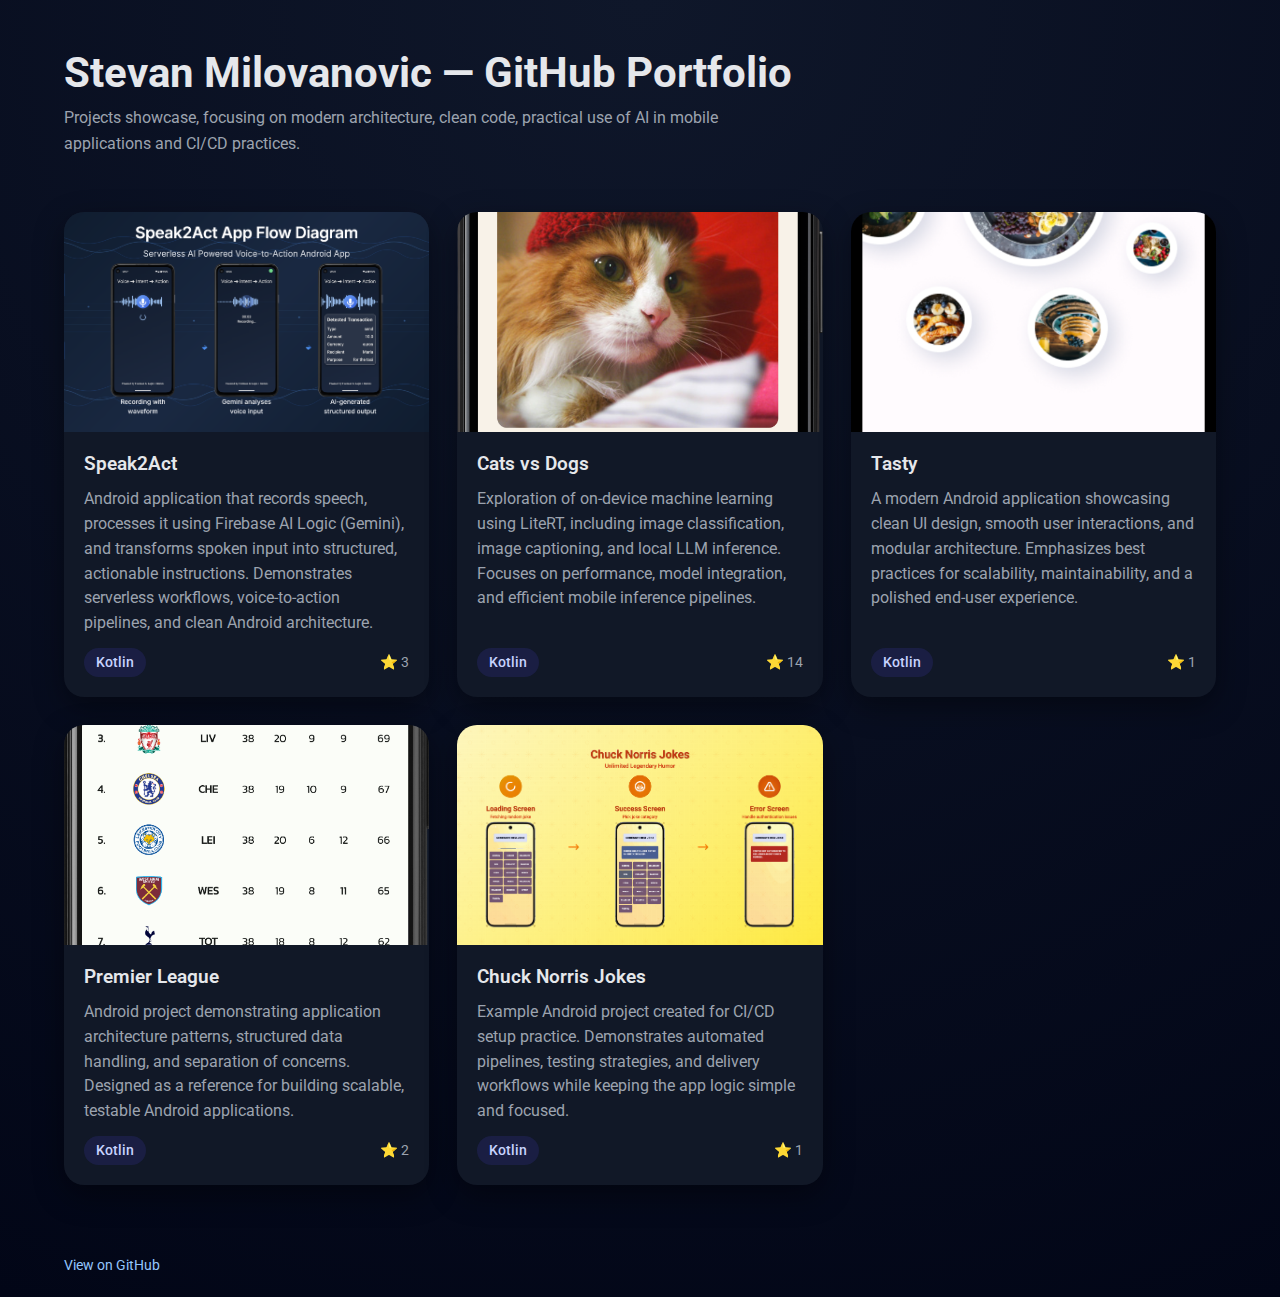
<file: index.html>
<!doctype html>
<html lang="en">
    <head>
        <meta charset="utf-8" />
        <meta name="viewport" content="width=device-width, initial-scale=1" />

        <title>Stevan Milovanovic — Projects</title>
        <meta
            name="description"
            content="Android projects portfolio focusing on clean architecture, AI, and CI/CD practices." />

        <!-- Fonts -->
        <link rel="preconnect" href="https://fonts.googleapis.com" />
        <link rel="preconnect" href="https://fonts.gstatic.com" crossorigin />
        <link href="https://fonts.googleapis.com/css2?family=Roboto:wght@400;500;700&display=swap" rel="stylesheet" />

        <!-- Styles -->
        <link rel="stylesheet" href="src/style.css" />
    </head>

    <body>
        <header>
            <h1>Stevan Milovanovic — GitHub Portfolio</h1>
            <p>
                Projects showcase, focusing on modern architecture, clean code, practical use of AI in mobile
                applications and CI/CD practices.
            </p>
        </header>

        <main>
            <section class="grid">
                <article class="card">
                    <img src="assets/Speak2Act.png" alt="Speak2Act Android app preview" loading="lazy" />
                    <div class="card-content">
                        <h3>
                            <a
                                href="https://github.com/stevan-milovanovic/Speak2Act"
                                target="_blank"
                                rel="noopener noreferrer">
                                Speak2Act
                            </a>
                        </h3>
                        <p>
                            Android application that records speech, processes it using Firebase AI Logic (Gemini), and
                            transforms spoken input into structured, actionable instructions. Demonstrates serverless
                            workflows, voice-to-action pipelines, and clean Android architecture.
                        </p>
                        <div class="meta">
                            <span class="badge">Kotlin</span>
                            <span>⭐ 3</span>
                        </div>
                    </div>
                </article>

                <article class="card">
                    <img
                        src="assets/LiteRT-for-Android.png"
                        alt="LiteRT on-device machine learning preview"
                        loading="lazy" />
                    <div class="card-content">
                        <h3>
                            <a
                                href="https://github.com/stevan-milovanovic/LiteRT-for-Android"
                                target="_blank"
                                rel="noopener noreferrer">
                                Cats vs Dogs
                            </a>
                        </h3>
                        <p>
                            Exploration of on-device machine learning using LiteRT, including image classification,
                            image captioning, and local LLM inference. Focuses on performance, model integration, and
                            efficient mobile inference pipelines.
                        </p>
                        <div class="meta">
                            <span class="badge">Kotlin</span>
                            <span>⭐ 14</span>
                        </div>
                    </div>
                </article>

                <article class="card">
                    <img src="assets/Tasty.png" alt="Tasty Android application preview" loading="lazy" />
                    <div class="card-content">
                        <h3>
                            <a
                                href="https://github.com/stevan-milovanovic/Tasty"
                                target="_blank"
                                rel="noopener noreferrer">
                                Tasty
                            </a>
                        </h3>
                        <p>
                            A modern Android application showcasing clean UI design, smooth user interactions, and
                            modular architecture. Emphasizes best practices for scalability, maintainability, and a
                            polished end-user experience.
                        </p>
                        <div class="meta">
                            <span class="badge">Kotlin</span>
                            <span>⭐ 1</span>
                        </div>
                    </div>
                </article>

                <article class="card">
                    <img src="assets/premier-league.png" alt="Premier League Android project preview" loading="lazy" />
                    <div class="card-content">
                        <h3>
                            <a
                                href="https://github.com/stevan-milovanovic/premier-league"
                                target="_blank"
                                rel="noopener noreferrer">
                                Premier League
                            </a>
                        </h3>
                        <p>
                            Android project demonstrating application architecture patterns, structured data handling,
                            and separation of concerns. Designed as a reference for building scalable, testable Android
                            applications.
                        </p>
                        <div class="meta">
                            <span class="badge">Kotlin</span>
                            <span>⭐ 2</span>
                        </div>
                    </div>
                </article>

                <article class="card">
                    <img
                        src="assets/Chuck-Norris-Jokes.png"
                        alt="Chuck Norris jokes Android app preview"
                        loading="lazy" />
                    <div class="card-content">
                        <h3>
                            <a
                                href="https://github.com/stevan-milovanovic/Chuck-Norris-Jokes"
                                target="_blank"
                                rel="noopener noreferrer">
                                Chuck Norris Jokes
                            </a>
                        </h3>
                        <p>
                            Example Android project created for CI/CD setup practice. Demonstrates automated pipelines,
                            testing strategies, and delivery workflows while keeping the app logic simple and focused.
                        </p>
                        <div class="meta">
                            <span class="badge">Kotlin</span>
                            <span>⭐ 1</span>
                        </div>
                    </div>
                </article>
            </section>
        </main>

        <footer>
            <a href="https://github.com/stevan-milovanovic" target="_blank" rel="noopener noreferrer">
                View on GitHub
            </a>
        </footer>
    </body>
</html>
</file>
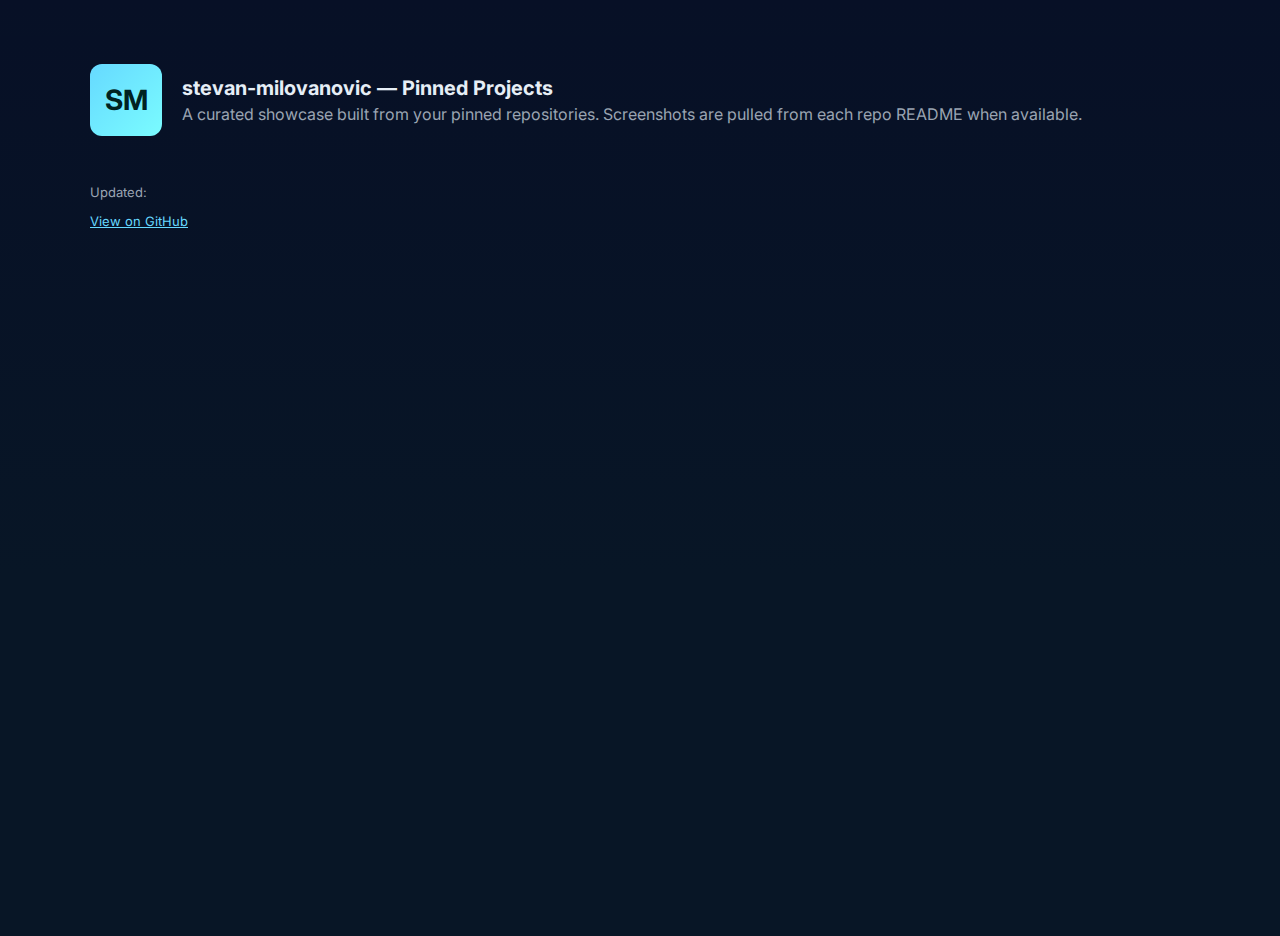
<file: src/template.html>
<!doctype html>
<html lang="en">
<head>
  <meta charset="utf-8" />
  <meta name="viewport" content="width=device-width,initial-scale=1" />
  <title>stevan-milovanovic — Projects</title>
  <link rel="preconnect" href="https://fonts.gstatic.com" crossorigin>
  <link href="https://fonts.googleapis.com/css2?family=Inter:wght@400;600;700&display=swap" rel="stylesheet">
  <style>
    :root{
      --bg:#0f1724; --card:#0b1220; --muted:#9aa4b2; --accent:#66d9ff;
      --glass: rgba(255,255,255,0.03);
    }
    html,body{height:100%;margin:0;background:linear-gradient(180deg,#071026 0%, #081626 60%);color:#e6eef6;font-family:Inter,system-ui,Segoe UI,Roboto,Helvetica,Arial}
    .site{max-width:1100px;margin:36px auto;padding:28px}
    header{display:flex;align-items:center;gap:20px;margin-bottom:20px}
    .logo{width:72px;height:72px;border-radius:12px;background:linear-gradient(135deg,var(--accent),#7afcff);display:flex;align-items:center;justify-content:center;color:#022; font-weight:700; font-size:28px}
    h1{margin:0;font-size:20px}
    p.lead{margin:4px 0 0;color:var(--muted)}
    .grid{display:grid;grid-template-columns:repeat(auto-fit,minmax(260px,1fr));gap:18px;margin-top:18px}
    .card{background:var(--card);border-radius:12px;padding:12px;box-shadow:0 6px 18px rgba(2,6,23,0.6);transition:transform .18s ease, box-shadow .18s ease;overflow:hidden;display:flex;flex-direction:column}
    .card:hover{transform:translateY(-6px);box-shadow:0 18px 40px rgba(2,6,23,0.6)}
    .thumb{height:140px;overflow:hidden;border-radius:8px;background:var(--glass);display:flex;align-items:center;justify-content:center;margin-bottom:10px}
    .thumb img{width:100%;height:100%;object-fit:cover;display:block}
    .meta h3{margin:0;font-size:16px}
    .meta a{color:#e6faff;text-decoration:none}
    .desc{color:var(--muted);font-size:13px;margin:8px 0 10px}
    .stats{font-size:12px;color:var(--muted)}
    footer{margin-top:28px;color:var(--muted);font-size:13px}
    @media (max-width:540px){ .thumb{height:110px} }
  </style>
</head>
<body>
  <div class="site">
    <header>
      <div class="logo">SM</div>
      <div>
        <h1>stevan-milovanovic — Pinned Projects</h1>
        <p class="lead">A curated showcase built from your pinned repositories. Screenshots are pulled from each repo README when available.</p>
      </div>
    </header>

    <main>
      <section class="grid">
        <!-- REPO_CARDS -->
      </section>
    </main>

    <footer>
      <p>Updated: <!-- UPDATED_AT --></p>
      <p><a href="https://github.com/stevan-milovanovic" style="color:var(--accent)">View on GitHub</a></p>
    </footer>
  </div>
</body>
</html>
</file>
<file: src/style.css>
:root {
    --md-primary: #4f46e5;
    --md-surface: #0b1220;
    --md-card: #111827;
    --md-text-primary: #e5e7eb;
    --md-text-secondary: #9ca3af;
    --md-border-radius: 20px;
    --md-elevation: 0 10px 30px rgba(0, 0, 0, 0.4);
}

/* Reset */
*,
*::before,
*::after {
    box-sizing: border-box;
}

body {
    margin: 0;
    font-family: Roboto, system-ui, sans-serif;
    background: radial-gradient(circle at top, #0f172a, #020617);
    color: var(--md-text-primary);
}

/* Header */
header {
    padding: 48px 24px 32px;
    max-width: 1200px;
    margin-inline: auto;
}

header h1 {
    font-size: clamp(1.8rem, 4vw, 2.6rem);
    margin: 0 0 8px;
    font-weight: 700;
}

header p {
    margin: 0;
    color: var(--md-text-secondary);
    max-width: 700px;
    line-height: 1.6;
}

/* Layout */
main {
    max-width: 1200px;
    margin-inline: auto;
    padding: 24px;
}

.grid {
    display: grid;
    grid-template-columns: repeat(auto-fit, minmax(300px, 1fr));
    gap: 28px;
}

/* Card */
.card {
    background: var(--md-card);
    border-radius: var(--md-border-radius);
    overflow: hidden;
    box-shadow: var(--md-elevation);
    display: flex;
    flex-direction: column;
    transition:
        transform 0.25s ease,
        box-shadow 0.25s ease;
}

.card:hover {
    transform: translateY(-6px);
    box-shadow: 0 18px 45px rgba(0, 0, 0, 0.55);
}

.card img {
    width: 100%;
    height: 220px;
    object-fit: cover;
    display: block;
}

.card-content {
    padding: 20px;
    display: flex;
    flex-direction: column;
    gap: 12px;
    flex: 1;
}

.card-content h3 {
    margin: 0;
    font-size: 1.2rem;
    font-weight: 600;
}

.card-content h3 a {
    text-decoration: none;
    color: inherit;
}

.card-content p {
    margin: 0;
    color: var(--md-text-secondary);
    line-height: 1.55;
    flex: 1;
}

.meta {
    display: flex;
    justify-content: space-between;
    align-items: center;
    font-size: 0.9rem;
    color: var(--md-text-secondary);
}

.badge {
    background: rgba(79, 70, 229, 0.15);
    color: #c7d2fe;
    padding: 6px 12px;
    border-radius: 999px;
    font-weight: 500;
}

/* Footer */
footer {
    max-width: 1200px;
    margin: 48px auto 24px;
    padding: 0 24px;
    color: var(--md-text-secondary);
    font-size: 0.85rem;
    display: flex;
    justify-content: space-between;
    flex-wrap: wrap;
    gap: 12px;
}

footer a {
    color: #93c5fd;
    text-decoration: none;
}

footer a:hover {
    text-decoration: underline;
}

/* Responsive */
@media (max-width: 480px) {
    .card img {
        height: 180px;
    }
}
</file>
